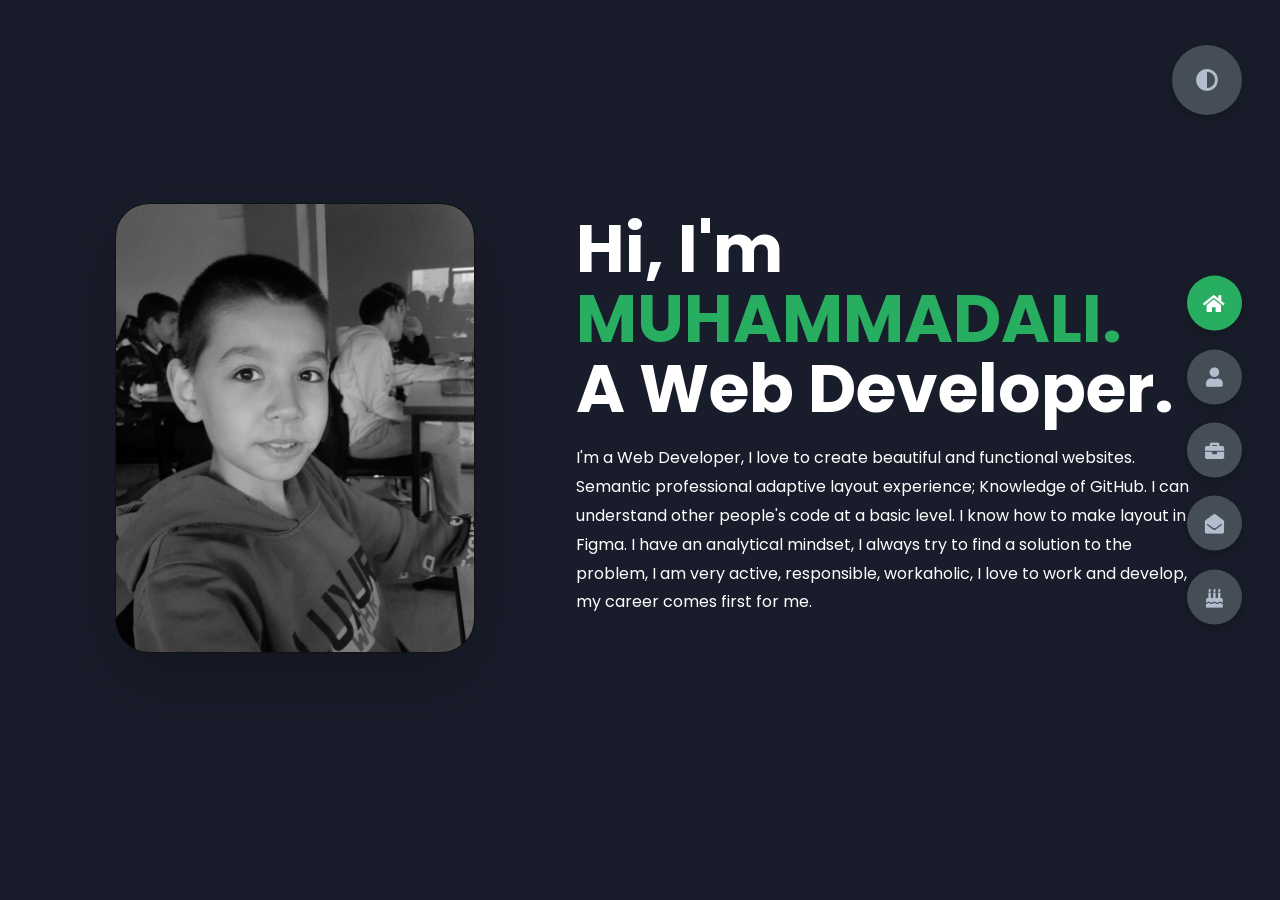
<file: index.html>
<!DOCTYPE html>
<html lang="en">
<head>
    <meta charset="UTF-8">
    <meta http-equiv="X-UA-Compatible" content="IE=edge">
    <meta name="viewport" content="width=device-width, initial-scale=1.0">
    <title>Portfolio</title>
    <link rel="stylesheet" href="styles/styles.css">
    <link rel="preconnect" href="https://fonts.googleapis.com">
    <link rel="preconnect" href="https://fonts.gstatic.com" crossorigin>
    <link rel="stylesheet" href="https://cdnjs.cloudflare.com/ajax/libs/font-awesome/5.15.4/css/all.min.css" integrity="sha512-1ycn6IcaQQ40/MKBW2W4Rhis/DbILU74C1vSrLJxCq57o941Ym01SwNsOMqvEBFlcgUa6xLiPY/NS5R+E6ztJQ==" crossorigin="anonymous" referrerpolicy="no-referrer" />
    <link href="https://fonts.googleapis.com/css2?family=Poppins:wght@400;500;600;700;800&display=swap" rel="stylesheet">
    <link rel="shortcut icon" href="[data-uri]" type="image/x-icon">
    <meta name="google-site-verification" content="ETYEgzMAFY7gzS8t1ZEzzv3Otw2aLZMDlztdmrZXCEs" />
    <meta name="google-adsense-account" content="ca-pub-2529237248060874">
</head>
<body class="main-content">
    <script async src="https://pagead2.googlesyndication.com/pagead/js/adsbygoogle.js?client=ca-pub-2529237248060874"
     crossorigin="anonymous"></script>
<!-- Объявления 1 -->
<ins class="adsbygoogle"
     style="display:block"
     data-ad-client="ca-pub-2529237248060874"
     data-ad-slot="3615140867"
     data-ad-format="auto"
     data-full-width-responsive="true"></ins>
<script>
     (adsbygoogle = window.adsbygoogle || []).push({});
</script>
    <header class="container header active" id="home">
        <div class="header-content">
            <div class="left-header">
                <div class="h-shape"></div>
                <div class="image">
                    <img src="./img/myphoto.jpg" alt="My Picture">
                </div>
            </div>
            <div class="right-header">
                <h1 class="name">
                    Hi, I'm <span>MUHAMMADALI.</span> <br>
                    A Web Developer.
                </h1>
                <p>
                    I'm a Web Developer, I love to create beautiful and functional websites.
                    Semantic professional adaptive layout experience; Knowledge of GitHub. I can understand other people's code at a basic level. I know how to make layout in Figma. I have an analytical mindset, I always try to find a solution to the problem, I am very active, responsible, workaholic, I love to work and develop, my career comes first for me.
                </p>
                <!-- <div class="btn-con">
                    <a href="./pdf/Sunnatbek Yusupov CV.docx" class="main-btn">
                        <span class="btn-text">Download CV</span>
                        <span class="btn-icon"><i class="fas fa-download"></i></span>
                    </a>
                </div> -->
            </div>
        </div>
    </header>
    <main>
        <section class="container about" id="about">
            <div class="main-title">
                <h2>About <span>me</span><span class="bg-text">my stats</span></h2>
            </div>
            <div class="about-stats">
                <h4 class="stat-title">My Skills</h4>
                <d class="progress-bars">
                    <div class="progress-bar">
                        <p class="prog-title">html5</p>
                        <div class="progress-con">
                            <p class="prog-text">90%</p>
                            <div class="progress">
                                <span class="html"></span>
                            </div>
                        </div>
                    </div>
                    <div class="progress-bar">
                        <p class="prog-title">css</p>
                        <div class="progress-con">
                            <p class="prog-text">95%</p>
                            <div class="progress">
                                <span class="css"></span>
                            </div>
                        </div>
                    </div>
                    <div class="progress-bar">
                        <p class="prog-title">scss3</p>
                        <div class="progress-con">
                            <p class="prog-text">75%</p>
                            <div class="progress">
                                <span class="js"></span>
                            </div>
                        </div>
                    </div>
                    <div class="progress-bar">
                        <p class="prog-title">Tailwind</p>
                        <div class="progress-con">
                            <p class="prog-text">75%</p>
                            <div class="progress">
                                <span class="react"></span>
                            </div>
                        </div>
                    </div>
                </div>
            </section>
            
            
            <section class="container" id="portfolio">
                <div class="main-title">
                    <h2>My <span>Portfolio</span><span class="bg-text">My Work</span></h2>
                </div>
                <p class="port-text">
                    Here is some of my work that I've done in various programming languages.
                </p>
                <div class="portfolios">
                    <div class="portfolio-item">
                        <div class="image">
                            <img src="./img/Screenshot_1.png" alt="">
                        </div>
                        <div class="hover-items">
                            <h3>Project Source</h3>
                            <div class="icons">
                                <a href="https://github.com/Muhammadali522/1-lesson" class="icon" target="_blank">
                                    <i class="fab fa-github"></i>
                                </a>
                                <a href="https://muhammadali522.github.io/1-lesson/" class="icon" target="_blank">
                                    <i class="fab fa-chrome"></i>
                                </a>
                            </div>
                        </div>
                    </div>
                    <div class="portfolio-item">
                        <div class="image">
                            <img src="./img/Screenshot_2.png" alt="">
                        </div>
                        <div class="hover-items">
                            <h3>Project Source</h3>
                            <div class="icons">
                                <a href="https://github.com/Muhammadali522/2-lesson" class="icon" target="_blank">
                                    <i class="fab fa-github"></i>
                                </a>
                                <a href="https://muhammadali522.github.io/2-lesson/" class="icon" target="_blank">
                                    <i class="fab fa-chrome"></i>
                                </a>
                            </div>
                        </div>
                    </div>
                    <div class="portfolio-item">
                        <div class="image">
                            <img src="./img/Screenshot_3.png" alt="">
                        </div>
                        <div class="hover-items">
                            <h3>Project Source</h3>
                            <div class="icons">
                                <a href="https://github.com/Muhammadali522/4-lesson" class="icon" target="_blank">
                                    <i class="fab fa-github"></i>
                                </a>
                                <a href="https://muhammadali522.github.io/4-lesson/" class="icon" target="_blank">
                                    <i class="fab fa-chrome"></i>
                                </a>
                            </div>
                        </div>
                    </div>
                    <div class="portfolio-item">
                        <div class="image">
                            <img src="./img/Screenshot_4.png" alt="">
                        </div>
                        <div class="hover-items">
                            <h3>Project Source</h3>
                            <div class="icons">
                                <a href="https://github.com/Muhammadali522/6-lesson" class="icon" target="_blank">
                                    <i class="fab fa-github"></i>
                                </a>
                                <a href="https://muhammadali522.github.io/6-lesson/" class="icon" target="_blank">
                                    <i class="fab fa-chrome"></i>
                                </a>
                            </div>
                        </div>
                    </div>
                    <div class="portfolio-item">
                        <div class="image">
                            <img src="./img/Screenshot_5.png" alt="">
                        </div>
                        <div class="hover-items">
                            <h3>Project Source</h3>
                            <div class="icons">
                                <a href="https://github.com/Muhammadali522/7-lesson" class="icon" target="_blank">
                                    <i class="fab fa-github"></i>
                                </a>
                                <a href="https://muhammadali522.github.io/7-lesson/" class="icon" target="_blank">
                                    <i class="fab fa-chrome"></i>
                                </a>
                            </div>
                        </div>
                    </div>
                    <div class="portfolio-item">
                        <div class="image">
                            <img src="./img/Screenshot_6.png" alt="">
                        </div>
                        <div class="hover-items">
                            <h3>Project Source</h3>
                            <div class="icons">
                                <a href="https://github.com/muhammadali522/8-lesson" class="icon" target="_blank">
                                    <i class="fab fa-github"></i>
                                </a>
                                <a href="https://muhammadali522.github.io/8-lesson/" class="icon" target="_blank">
                                    <i class="fab fa-chrome"></i>
                                </a>
                            </div>
                        </div>
                    </div>
                    <div class="portfolio-item">
                        <div class="image">
                            <img src="./img/Screenshot_7.png" alt="">
                        </div>
                        <div class="hover-items">
                            <h3>Project Source</h3>
                            <div class="icons">
                                <a href="https://github.com/muhammadali522/9-lesson" class="icon" target="_blank">
                                    <i class="fab fa-github"></i>
                                </a>
                                <a href="https://muhammadali522.github.io/9-lesson/" class="icon" target="_blank">
                                    <i class="fab fa-chrome"></i>
                                </a>
                            </div>
                        </div>
                    </div>
                    <div class="portfolio-item">
                        <div class="image">
                            <img src="./img/Screenshot_8.png" alt="">
                        </div>
                        <div class="hover-items">
                            <h3>Project Source</h3>
                            <div class="icons">
                                <a href="https://github.com/muhammadali522/11-lesson" class="icon" target="_blank">
                                    <i class="fab fa-github"></i>
                                </a>
                                <a href="https://muhammadali522.github.io/11-lesson/" class="icon" target="_blank">
                                    <i class="fab fa-chrome"></i>
                                </a>
                            </div>
                        </div>
                    </div>
                    <div class="portfolio-item">
                        <div class="image">
                            <img src="./img/Screenshot_9.png" alt="">
                        </div>
                        <div class="hover-items">
                            <h3>Project Source</h3>
                            <div class="icons">
                                <a href="https://github.com/muhammadali522/2.3--lesson" class="icon" target="_blank">
                                    <i class="fab fa-github"></i>
                                </a>
                                <a href="https://muhammadali522.github.io/2.3--lesson/" class="icon" target="_blank">
                                    <i class="fab fa-chrome"></i>
                                </a>
                            </div>
                        </div>
                    </div>
                    <div class="portfolio-item">
                        <div class="image">
                            <img src="img/Screenshot_10.png" alt="">
                        </div>
                        <div class="hover-items">
                            <h3>Project Source</h3>
                            <div class="icons">
                                <a href="https://github.com/muhammadali522/2.4-lesson" class="icon" target="_blank">
                                    <i class="fab fa-github"></i>
                                </a>
                                <a href="https://muhammadali522.github.io/2.4-lesson/" class="icon" target="_blank">
                                    <i class="fab fa-chrome"></i>
                                </a>
                            </div>
                        </div>
                    </div>
                    
                    <div class="portfolio-item">
                        <div class="image">
                            <img src="./img/Screenshot_11.png" alt="">
                        </div>
                        <div class="hover-items">
                            <h3>Project Source</h3>
                            <div class="icons">
                                <a href="https://github.com/muhammadali522/2.7-lesson" class="icon" target="_blank">
                                    <i class="fab fa-github"></i>
                                </a>
                                <a href="https://muhammadali522.github.io/2.7-lesson/" class="icon" target="_blank">
                                    <i class="fab fa-chrome"></i>
                                </a>
                            </div>
                        </div>
                    </div>
                    
                    <div class="portfolio-item">
                        <div class="image">
                            <img src="./img/Screenshot_12.png" alt="">
                        </div>
                        <div class="hover-items">
                            <h3>Project Source</h3>
                            <div class="icons">
                                <a href="https://github.com/muhammadali522/2.9-lesson" class="icon" target="_blank">
                                    <i class="fab fa-github"></i>
                                </a>
                                <a href="https://muhammadali522.github.io/2.9-lesson/" class="icon" target="_blank">
                                    <i class="fab fa-chrome"></i>
                                </a>
                            </div>
                        </div>
                    </div>
                    
                    <div class="portfolio-item">
                        <div class="image">
                            <img src="./img/Screenshot_13.png" alt="">
                        </div>
                        <div class="hover-items">
                            <h3>Project Source</h3>
                            <div class="icons">
                                <a href="https://github.com/muhammadali522/2.11-lesson" class="icon" target="_blank">
                                    <i class="fab fa-github"></i>
                                </a>
                                <a href="https://muhammadali522.github.io/2.11-lesson/" class="icon" target="_blank">
                                    <i class="fab fa-chrome"></i>
                                </a>
                            </div>
                        </div>
                    </div>
                    
                    <div class="portfolio-item">
                        <div class="image">
                            <img src="./img/Screenshot_14.png" alt="">
                        </div>
                        <div class="hover-items">
                            <h3>Project Source</h3>
                            <div class="icons">
                                <a href="https://github.com/BotirovAli15/1-vazifa" class="icon" target="_blank">
                                    <i class="fab fa-github"></i>
                                </a>
                                <a href="https://botirovali15.github.io/1-vazifa/" class="icon" target="_blank">
                                    <i class="fab fa-chrome"></i>
                                </a>
                            </div>
                        </div>
                    </div> 
                    
                    <div class="portfolio-item">
                        <div class="image">
                            <img src="./img/Screenshot_15.png" alt="">
                        </div>
                        <div class="hover-items">
                            <h3>Project Source</h3>
                            <div class="icons">
                                <a href="https://github.com/BotirovAli15/2-vazifa" class="icon" target="_blank">
                                    <i class="fab fa-github"></i>
                                </a>
                                <a href="https://botirovali15.github.io/2-vazifa/" class="icon" target="_blank">
                                    <i class="fab fa-chrome"></i>
                                </a>
                            </div>
                        </div>
                    </div> 
                    
                    <div class="portfolio-item">
                        <div class="image">
                            <img src="./img/Screenshot_16.png" alt="">
                        </div>
                        <div class="hover-items">
                            <h3>Project Source</h3>
                            <div class="icons">
                                <a href="https://github.com/BotirovAli15/3-vazifa" class="icon" target="_blank">
                                    <i class="fab fa-github"></i>
                                </a>
                                <a href="https://botirovali15.github.io/3-vazifa/" class="icon" target="_blank">
                                    <i class="fab fa-chrome"></i>
                                </a>
                            </div>
                        </div>
                    </div> 
                    
                    <div class="portfolio-item">
                        <div class="image">
                            <img src="./img/Screenshot_17.png" alt="">
                        </div>
                        <div class="hover-items">
                            <h3>Project Source</h3>
                            <div class="icons">
                                <a href="https://github.com/BotirovAli15/4-vazifa" class="icon" target="_blank">
                                    <i class="fab fa-github"></i>
                                </a>
                                <a href="https://botirovali15.github.io/4-vazifa/" class="icon" target="_blank">
                                    <i class="fab fa-chrome"></i>
                                </a>
                            </div>
                        </div>
                    </div> 
                    
                    <div class="portfolio-item">
                        <div class="image">
                            <img src="./img/Screenshot_18.png" alt="">
                        </div>
                        <div class="hover-items">
                            <h3>Project Source</h3>
                            <div class="icons">
                                <a href="https://github.com/BotirovAli15/5-vazifa" class="icon" target="_blank">
                                    <i class="fab fa-github"></i>
                                </a>
                                <a href="https://botirovali15.github.io/5-vazifa/" class="icon" target="_blank">
                                    <i class="fab fa-chrome"></i>
                                </a>
                            </div>
                        </div>
                    </div> 
                    
                    <div class="portfolio-item">
                        <div class="image">
                            <img src="./img/Screenshot_19.png" alt="">
                        </div>
                        <div class="hover-items">
                            <h3>Project Source</h3>
                            <div class="icons">
                                <a href="https://github.com/BotirovAli15/6-vazifa" class="icon" target="_blank">
                                    <i class="fab fa-github"></i>
                                </a>
                                <a href="https://botirovali15.github.io/6-vazifa/" class="icon" target="_blank">
                                    <i class="fab fa-chrome"></i>
                                </a>
                            </div>
                        </div>
                    </div> 
                    
                    <div class="portfolio-item">
                        <div class="image">
                            <img src="./img/Screenshot_20.png" alt="">
                        </div>
                        <div class="hover-items">
                            <h3>Project Source</h3>
                            <div class="icons">
                                <a href="https://github.com/BotirovAli15/7-vazifa" class="icon" target="_blank">
                                    <i class="fab fa-github"></i>
                                </a>
                                <a href="https://botirovali15.github.io/7-vazifa/" class="icon" target="_blank">
                                    <i class="fab fa-chrome"></i>
                                </a>
                            </div>
                        </div>
                    </div> 
                    
                    <div class="portfolio-item">
                        <div class="image">
                            <img src="./img/Screenshot_21.png" alt="">
                        </div>
                        <div class="hover-items">
                            <h3>Project Source</h3>
                            <div class="icons">
                                <a href="https://github.com/BotirovAli15/8-vazifa" class="icon" target="_blank">
                                    <i class="fab fa-github"></i>
                                </a>
                                <a href="https://botirovali15.github.io/8-vazifa/" class="icon" target="_blank">
                                    <i class="fab fa-chrome"></i>
                                </a>
                            </div>
                        </div>
                    </div> 
                    
                    <div class="portfolio-item">
                        <div class="image">
                            <img src="./img/Screenshot_22.png" alt="">
                        </div>
                        <div class="hover-items">
                            <h3>Project Source</h3>
                            <div class="icons">
                                <a href="https://github.com/BotirovAli15/9-vazifa" class="icon" target="_blank">
                                    <i class="fab fa-github"></i>
                                </a>
                                <a href="https://botirovali15.github.io/9-vazifa/" class="icon" target="_blank">
                                    <i class="fab fa-chrome"></i>
                                </a>
                            </div>
                        </div>
                    </div> 
                    
                    <div class="portfolio-item">
                        <div class="image">
                            <img src="./img/Screenshot_23.png" alt="">
                        </div>
                        <div class="hover-items">
                            <h3>Project Source</h3>
                            <div class="icons">
                                <a href="https://github.com/BotirovAli15/10-vazifa" class="icon" target="_blank">
                                    <i class="fab fa-github"></i>
                                </a>
                                <a href="https://botirovali15.github.io/10-vazifa/" class="icon" target="_blank">
                                    <i class="fab fa-chrome"></i>
                                </a>
                            </div>
                        </div>
                    </div> 
                    
                    <div class="portfolio-item">
                        <div class="image">
                            <img src="./img/Screenshot_24.png" alt="">
                        </div>
                        <div class="hover-items">
                            <h3>Project Source</h3>
                            <div class="icons">
                                <a href="https://github.com/BotirovAli15/11-vazifa" class="icon" target="_blank">
                                    <i class="fab fa-github"></i>
                                </a>
                                <a href="https://botirovali15.github.io/11-vazifa/" class="icon" target="_blank">
                                    <i class="fab fa-chrome"></i>
                                </a>
                            </div>
                        </div>
                    </div> 
                    
                    <div class="portfolio-item">
                        <div class="image">
                            <img src="./img/Screenshot_25.png" alt="">
                        </div>
                        <div class="hover-items">
                            <h3>Project Source</h3>
                            <div class="icons">
                                <a href="https://github.com/BotirovAli15/12-vazifa" class="icon" target="_blank">
                                    <i class="fab fa-github"></i>
                                </a>
                                <a href="https://botirovali15.github.io/12-vazifa/" class="icon" target="_blank">
                                    <i class="fab fa-chrome"></i>
                                </a>
                            </div>
                        </div>
                    </div> 
                    
                    <div class="portfolio-item">
                        <div class="image">
                            <img src="./img/Screenshot_26.png" alt="">
                        </div>
                        <div class="hover-items">
                            <h3>Project Source</h3>
                            <div class="icons">
                                <a href="https://github.com/BotirovAli15/13-vazifa" class="icon" target="_blank">
                                    <i class="fab fa-github"></i>
                                </a>
                                <a href="https://botirovali15.github.io/13-vazifa/" class="icon" target="_blank">
                                    <i class="fab fa-chrome"></i>
                                </a>
                            </div>
                        </div>
                    </div> 
                    
                    <div class="portfolio-item">
                        <div class="image">
                            <img src="./img/Screenshot_27.png" alt="">
                        </div>
                        <div class="hover-items">
                            <h3>Project Source</h3>
                            <div class="icons">
                                <a href="https://github.com/BotirovAli15/14-vazifa" class="icon" target="_blank">
                                    <i class="fab fa-github"></i>
                                </a>
                                <a href="https://botirovali15.github.io/14-vazifa/" class="icon" target="_blank">
                                    <i class="fab fa-chrome"></i>
                                </a>
                            </div>
                        </div>
                    </div> 
                    
                    <div class="portfolio-item">
                        <div class="image">
                            <img src="./img/Screenshot_28.png" alt="">
                        </div>
                        <div class="hover-items">
                            <h3>Project Source</h3>
                            <div class="icons">
                                <a href="https://github.com/Muhammadali522/my-portfolio" class="icon" target="_blank">
                                    <i class="fab fa-github"></i>
                                </a>
                                <a href="https://Muhammadali522.github.io/my-portfolio/" class="icon" target="_blank">
                                    <i class="fab fa-chrome"></i>
                                </a>
                            </div>
                        </div>
                    </div> 
                    
                    <!-- <div class="portfolio-item">
                        <div class="image">
                            <img src="./img/Screenshot_14.png" alt="">
                        </div>
                        <div class="hover-items">
                            <h3>Project Source</h3>
                            <div class="icons">
                                <a href="https://github.com/BotirovAli15/1-vazifa" class="icon" target="_blank">
                                    <i class="fab fa-github"></i>
                                </a>
                                <a href="https://botirovali15.github.io/1-vazifa/" class="icon" target="_blank">
                                    <i class="fab fa-chrome"></i>
                                </a>
                            </div>
                        </div>
                    </div> -->
                    
                </div>
            </section>
            
            <section class="container contact" id="contact">
                <div class="contact-container">
                    <div class="main-title margin-conttact">
                        <h2>Contact <span>Me</span><span class="bg-text"></span></h2>
                    </div>
                    <div class="contact-content-con">
                        <div class="left-contact">
                            <h4>Contact me here</h4>
                            <div class="contact-info">
                                <div class="contact-item">
                                    <div class="icon">
                                        <i class="fas fa-map-marker-alt"></i>
                                        <span>Location</span>
                                    </div>
                                    <a class="infor-hovers" href="https://maps.app.goo.gl/4VWkxbUds1mUVaJv6" target="_blank">
                                        : Tashkent , Uzbekistan
                                    </a>
                                </div>
                                <div class="contact-item">
                                    <div class="icon">
                                        <i class="fas fa-envelope"></i>
                                        <span>Email</span>
                                    </div>
                                    <p>
                                        <a class="infor-hovers" href="mailto:muhammadaliakmal522@gmail.com" target="_blank">: muhammadaliakmal522</a>
                                    </p>
                                </div>
                                <div class="contact-item">
                                    <div class="icon">
                                        <i class="fas fa-user-graduate"></i>
                                        <span>Education</span>
                                    </div>
                                    <p>
                                        <a  class="infor-hovers" href="https://marsit.uz/" target="_blank">: Mars IT School </a>
                                    </p>
                                </div>
                                <div class="contact-item">
                                    <div class="icon">
                                        <i class="fas fa-user-graduate"></i>
                                        <span>Mobile Number</span>
                                    </div>
                                    <p>
                                        <a  class="infor-hovers" href="tel:+998950057404" target="_blank">: +998 95 005-74-04</a>
                                    </p>
                                </div>
                                <div class="contact-item">
                                    <div class="icon">
                                        <i class="fas fa-globe-africa"></i>
                                        <span>Languages</span>
                                    </div>
                                    <p>
                                        <span>: Uzbek , English, Russian</span>
                                    </p>
                                </div>
                            </div>
                            <div class="contact-icons">
                                <div class="contact-icon">
                                    <a href="https://t.me/BotirovAli15" target="blank">
                                        <i class="fab fa-telegram"></i>
                                    </a>
                                    <a href="https://github.com/Muhammadali522" target="blank">
                                        <i class="fab fa-github"></i>
                                    </a>
                                    <a href="https://github.com/BotirovAli15" target="blank">
                                        <i class="fab fa-github"></i>
                                    </a>
                                </div>
                            </div>
                        </div>
                        <div class="right-contact">
                            <form action="#" class="contact-form">
                                <div class="input-control i-c-2">
                                    <input type="text" name="name" required placeholder="YOUR NAME">
                                    <input type="email" name="email" required placeholder="YOUR EMAIL">
                                </div>
                                <div class="input-control">
                                    <input type="text" name="subject" required placeholder="ENTER SUBJECT">
                                </div>
                                <div class="input-control">
                                    <textarea name="message" id="message" cols="15" rows="8" required placeholder="Message Here..."></textarea>
                                </div>
                                <button class="newBtn" type="submit">Submit</button>
                            </form>
                        </div>
                    </div>
                </div>
            </section>
        </main>
        
        
        <footer>
            <div class="controls">
                <div class="control active-btn" data-id="home" >
                    <i class="fas fa-home"></i>
                </div>
                <div class="control" data-id="about">
                    <i class="fas fa-user"></i>
                </div>
                <div class="control" data-id="portfolio">
                    <i class="fas fa-briefcase"></i>
                </div>
                <div class="control" data-id="contact">
                    <i class="fas fa-envelope-open"></i>
                </div>
            </div>
            <div class="theme-btn">
                <i class="fas fa-adjust"></i>
            </div>
        </footer>
        
        <script src="app.js"></script>
    </body>
    </html>
</file>
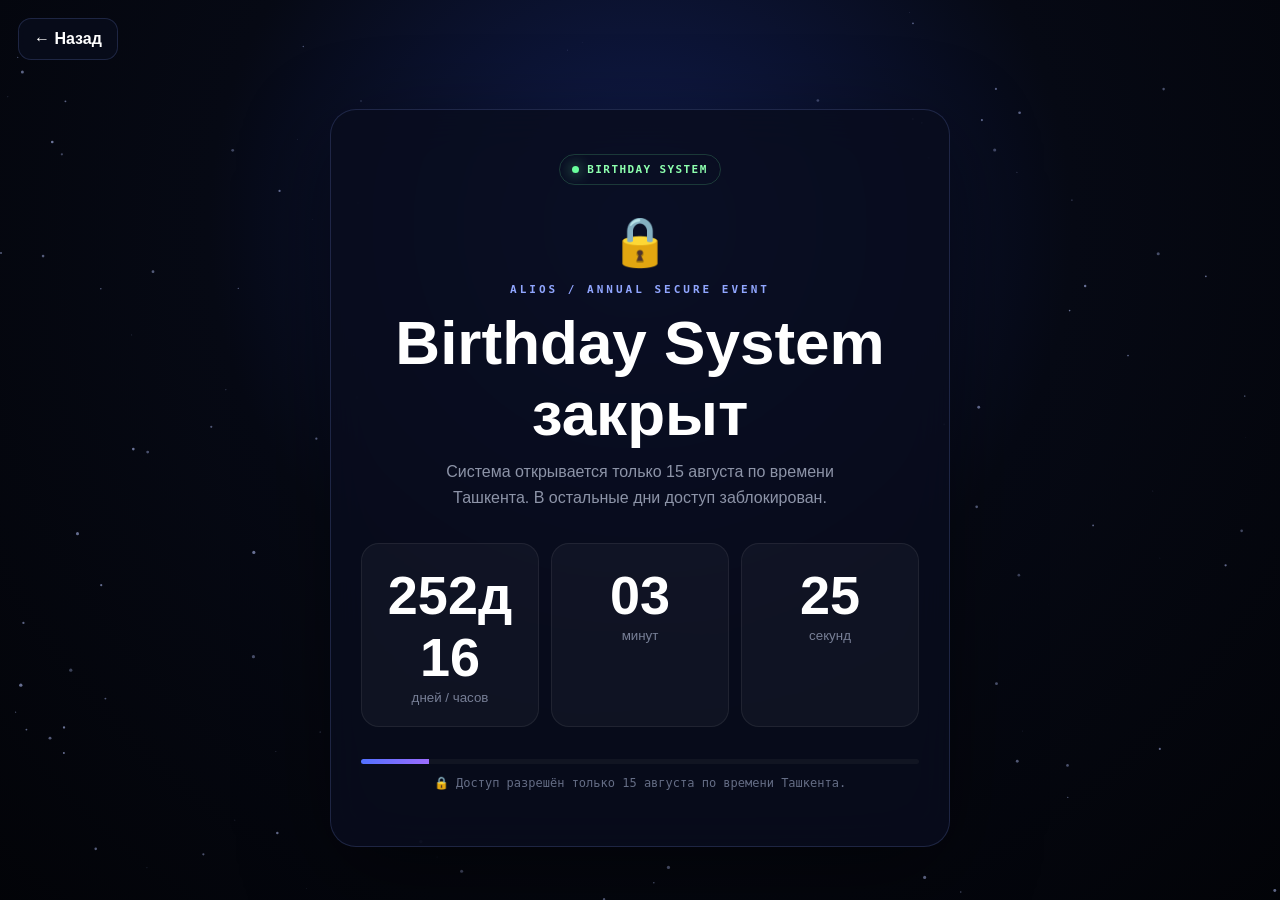
<file: birthday/index.html>
<!DOCTYPE html><html lang="ru"><head><meta charset="UTF-8"><meta name="viewport" content="width=device-width,initial-scale=1.0,viewport-fit=cover"><meta name="theme-color" content="#03050a"><meta http-equiv="Cache-Control" content="no-cache, no-store, must-revalidate"><meta http-equiv="Pragma" content="no-cache"><meta http-equiv="Expires" content="0"><title>Muhammadali • Birthday System</title><link rel="stylesheet" href="main.css?v=20260815-2"></head><body><canvas id="backgroundCanvas" aria-hidden="true"></canvas><nav class="system-nav"><a class="nav-pill no-select" href="../?v=20260815-2">← Назад</a></nav><div id="devIndicator" class="dev-indicator hidden">DEV MODE • ON</div><main id="lockedScreen" class="screen"><section class="glass-card lock-card"><div class="status-chip"><span class="dot"></span> BIRTHDAY SYSTEM</div><button id="lockEgg" class="lock-icon no-select" type="button" aria-label="Замок">🔒</button><p class="eyebrow">ALIOS / ANNUAL SECURE EVENT</p><h1>Birthday System закрыт</h1><p class="muted">Система открывается только 15 августа по времени Ташкента. В остальные дни доступ заблокирован.</p><div class="countdown"><div><span id="hours">00</span><small>дней / часов</small></div><div><span id="minutes">00</span><small>минут</small></div><div><span id="seconds">00</span><small>секунд</small></div></div><div class="progress"><div id="progressBar"></div></div><p id="lockStatus" class="tiny">Проверка времени системы...</p></section></main><main id="birthdayScreen" class="screen hidden"><canvas id="confetti"></canvas><section class="birthday-content"><p class="access">ACCESS GRANTED • AUGUST 15</p><button id="ageButton" class="age no-select" type="button">14</button><p class="hint no-select">Birthday System 14.0</p><h1 class="birthday-title no-select">С ДНЁМ РОЖДЕНИЯ,<span>МУХАММАДАЛИ!</span></h1><p class="lead">Birthday System <b>14.0</b> активен.</p><section class="terminal glass-card interactive-terminal"><div class="terminal-top"><span></span><span></span><span></span><b>alios@birthday:~</b></div><pre id="terminalText"></pre><div id="terminalHistory" class="terminal-history"></div><form id="terminalForm" class="terminal-input-row" autocomplete="off"><label>alios@muhammadali522:~$</label><input id="terminalInput" aria-label="AliOS terminal command" spellcheck="false" placeholder="help"/><button type="submit">↵</button></form></section><div class="actions"><button id="surpriseButton" class="primary-btn" type="button">Открыть подарок 🎁</button><button id="missionButton" class="ghost-btn" type="button">Mission 14 🚀</button></div><section id="secret" class="glass-card secret hidden"><p class="eyebrow">PERSONAL MESSAGE</p><h2>Новый уровень открыт.</h2><p>Продолжай создавать проекты, понимать код глубже и доводить идеи до работающего результата.</p><div class="badges"><span>💻 CODE</span><span>🧠 IDEAS</span><span>🛠 BUILD</span><span>🚀 LEVEL 14</span></div></section><section id="missionPanel" class="glass-card mission hidden"><p class="eyebrow">MISSION 14</p><h2>Четыре задания</h2><div class="mission-grid"><article><b>01</b><span>Сделать проект, которым будешь пользоваться.</span></article><article><b>02</b><span>Глубже изучить новую технологию.</span></article><article><b>03</b><span>Довести большой проект до версии 1.0.</span></article><article><b>04</b><span>15.08.2027 сравнить свой новый уровень.</span></article></div></section><section id="easterEgg" class="easter-egg hidden"><div class="easter-window"><p class="eyebrow">HIDDEN MODULE FOUND</p><h2>AliOS Birthday System v14.0</h2><div class="boot-list"><span>CORE .............. ONLINE</span><span>CREATIVITY ........ 100%</span><span>CURIOSITY .......... 100%</span><span>CODING MODE ........ ENABLED</span><span>NEW LEVEL .......... UNLOCKED</span></div><button id="closeEgg" class="primary-btn" type="button">Закрыть модуль</button></div></section><footer>15.08.2012 • ANNUAL ACCESS</footer></section></main><script src="main.js?v=20260815-2"></script></body></html>
</file>
<file: styles/styles.css>
* {
  margin: 0;
  padding: 0;
  box-sizing: border-box;
  list-style: none;
}

:root {
  --color-primary: #191d2b;
  --color-secondary: #27AE60;
  --color-white: #FFFFFF;
  --color-black: #000;
  --color-grey0: #f8f8f8;
  --color-grey-1: #dbe1e8;
  --color-grey-2: #b2becd;
  --color-grey-3: #6c7983;
  --color-grey-4: #454e56;
  --color-grey-5: #2a2e35;
  --color-grey-6: #12181b;
  --br-sm-2: 14px;
  --box-shadow-1: 0 3px 15px rgba(0,0,0,.3);
}

.light-mode {
  --color-primary: #FFFFFF;
  --color-secondary: #F56692;
  --color-white: #454e56;
  --color-black: #000;
  --color-grey0: #f8f8f8;
  --color-grey-1: #6c7983;
  --color-grey-2: #6c7983;
  --color-grey-3: #6c7983;
  --color-grey-4: #454e56;
  --color-grey-5: #f8f8f8;
  --color-grey-6: #12181b;
}

body {
  background-color: var(--color-primary);
  font-family: "Poppins", sans-serif;
  font-size: 16px;
  color: var(--color-white);
  transition: all 0.4s ease-in-out;
}

a {
  display: inline-block;
  text-decoration: none;
  color: inherit;
  font-family: inherit;
}

header {
  min-height: 100vh;
  color: var(--color-white);
  overflow: hidden;
  padding: 0 !important;
}

section {
  min-height: 100vh;
  width: 100%;
  position: absolute;
  left: 0;
  top: 0;
  padding: 3rem 18rem;
}

.container {
  display: none;
  transform: translateY(-100%) scale(0);
  transition: all 0.4s ease-in-out;
  background-color: var(--color-primary);
}

.active {
  display: block;
  animation: appear 1s ease-in-out;
  transform: translateY(0) scaleY(1);
}
@keyframes appear {
  0% {
    transform: translateY(-100%) scaleY(0);
  }
  100% {
    transform: translateY(0) scaleY(1);
  }
}

.controls {
  position: fixed;
  z-index: 10;
  top: 50%;
  right: 3%;
  display: flex;
  flex-direction: column;
  align-items: center;
  justify-content: center;
  transform: translateY(-50%);
}
.controls .control {
  padding: 1rem;
  cursor: pointer;
  background-color: var(--color-grey-4);
  width: 55px;
  height: 55px;
  border-radius: 50%;
  display: flex;
  justify-content: center;
  align-items: center;
  margin: 0.7rem 0;
  box-shadow: var(--box-shadow-1);
}
.controls .control i {
  font-size: 1.2rem;
  color: var(--color-grey-2);
  pointer-events: none;
}
.controls .active-btn {
  background-color: var(--color-secondary);
  transition: all 0.4s ease-in-out;
}
.controls .active-btn i {
  color: var(--color-white);
}

.theme-btn {
  top: 5%;
  right: 3%;
  width: 70px;
  height: 70px;
  border-radius: 50%;
  background-color: var(--color-grey-4);
  cursor: pointer;
  position: fixed;
  display: flex;
  justify-content: center;
  align-items: center;
  box-shadow: 0 3px 15px rgba(0, 0, 0, 0.3);
  transition: all 0.1s ease-in-out;
}
.theme-btn:active {
  transform: translateY(-3px);
}
.theme-btn i {
  font-size: 1.4rem;
  color: var(--color-grey-2);
  pointer-events: none;
}

/*Header-content*/
.header-content {
  display: grid;
  grid-template-columns: repeat(2, 1fr);
  min-height: 100vh;
}
.header-content .left-header {
  display: flex;
  align-items: center;
  position: relative;
}
.header-content .left-header .h-shape {
  transition: all 0.4s ease-in-out;
  width: 65%;
  height: 100%;
  background-color: var(--color-secondary);
  position: absolute;
  left: 0;
  top: 0;
  z-index: -1;
  -webkit-clip-path: polygon(0 0, 46% 0, 79% 100%, 0% 100%);
          clip-path: polygon(0 0, 46% 0, 79% 100%, 0% 100%);
}
.header-content .left-header .image {
  border-radius: var(--br-sm-2);
  height: 90%;
  width: 68%;
  margin-left: 4rem;
  background-color: var(--color-black);
  transition: all 0.4s ease-in-out;
}
.header-content .left-header .image img {
  width: 100%;
  height: 100%;
  -o-object-fit: cover;
     object-fit: cover;
  transition: all 0.4s ease-in-out;
  filter: grayscale(100%);
}
.header-content .left-header .image img:hover {
  filter: grayscale(0);
}
.header-content .right-header {
  display: flex;
  flex-direction: column;
  justify-content: center;
  padding-right: 18rem;
}
.header-content .right-header .name {
  font-size: 3rem;
}
.header-content .right-header .name span {
  color: var(--color-secondary);
}
.header-content .right-header p {
  margin: 1.5rem 0;
  line-height: 2rem;
}

/*About*/
.about-container {
  display: grid;
  grid-template-columns: repeat(2, 1fr);
  padding-top: 3.5rem;
  padding-bottom: 5rem;
}
.about-container .right-about {
  display: grid;
  grid-template-columns: repeat(2, 1fr);
  grid-gap: 2rem;
}
.about-container .right-about .about-item {
  border: 1px solid var(--color-grey-5);
  border-radius: 5px;
  transition: all 0.4s ease-in-out;
  box-shadow: 1px 2px 15px rgba(0, 0, 0, 0.1);
}
.about-container .right-about .about-item:hover {
  cursor: default;
  transform: translateY(-5px);
  border: 1px solid var(--color-secondary);
  box-shadow: 1px 4px 15px rgba(0, 0, 0, 0.32);
}
.about-container .right-about .about-item .abt-text {
  padding: 1.5rem;
  display: flex;
  flex-direction: column;
}
.about-container .right-about .about-item .abt-text .large-text {
  font-size: 3rem;
  font-weight: 700;
  color: var(--color-secondary);
}
.about-container .right-about .about-item .abt-text .small-text {
  padding-left: 3rem;
  position: relative;
  text-transform: uppercase;
  font-size: 1.2rem;
  color: var(--color-grey-1);
  letter-spacing: 2px;
}
.about-container .right-about .about-item .abt-text .small-text::before {
  content: "";
  position: absolute;
  left: 0;
  top: 15px;
  width: 2rem;
  height: 2px;
  background-color: var(--color-grey-5);
}
.about-container .left-about {
  padding-right: 5rem;
}
.about-container .left-about p {
  line-height: 2rem;
  padding: 1rem;
  color: var(--color-grey-1);
}
.about-container .left-about h4 {
  font-size: 2rem;
  text-transform: uppercase;
}

.about-stats {
  padding-bottom: 4rem;
}
.about-stats .progress-bars {
  display: grid;
  grid-template-columns: repeat(2, 1fr);
  grid-gap: 2rem;
}
.about-stats .progress-bars .progress-bar {
  display: flex;
  flex-direction: column;
}
.about-stats .progress-bars .progress-bar .prog-title {
  text-transform: uppercase;
  font-weight: 500;
}
.about-stats .progress-bars .progress-bar .progress-con {
  display: flex;
  align-items: center;
}
.about-stats .progress-bars .progress-bar .progress-con .prog-text {
  color: var(--color-grey-2);
}
.about-stats .progress-bars .progress-bar .progress-con .progress {
  width: 100%;
  height: 0.45rem;
  background-color: var(--color-grey-4);
  margin-left: 1rem;
  position: relative;
}
.about-stats .progress-bars .progress-bar .progress-con .progress span {
  position: absolute;
  top: 0;
  left: 0;
  height: 100%;
  background-color: var(--color-secondary);
  transition: all 0.4s ease-in-out;
  width: 60%;
}
.about-stats .progress-bars .progress-bar .progress-con .progress .html {
  width: 80%;
}
.about-stats .progress-bars .progress-bar .progress-con .progress .css {
  width: 95%;
}
.about-stats .progress-bars .progress-bar .progress-con .progress .js {
  width: 75%;
}
.about-stats .progress-bars .progress-bar .progress-con .progress .react {
  width: 60%;
}
.about-stats .progress-bars .progress-bar .progress-con .progress .node {
  width: 87%;
}
.about-stats .progress-bars .progress-bar .progress-con .progress .python {
  width: 70%;
}

.stat-title {
  text-transform: uppercase;
  font-size: 1.4rem;
  text-align: center;
  padding: 3.5rem 0;
  position: relative;
}
.stat-title::before {
  content: "";
  position: absolute;
  left: 50%;
  top: 0;
  width: 40%;
  height: 1px;
  background-color: var(--color-grey-5);
  transform: translateX(-50%);
}

/*Timeline*/
.timeline {
  display: grid;
  grid-template-columns: repeat(2, 1fr);
  grid-gap: 2rem;
  padding-bottom: 3rem;
}
.timeline .timeline-item {
  position: relative;
  padding-left: 3rem;
  border-left: 1px solid var(--color-grey-5);
}
.timeline .timeline-item .tl-icon {
  position: absolute;
  left: -27px;
  top: 0;
  background-color: var(--color-secondary);
  width: 50px;
  height: 50px;
  border-radius: 50%;
  display: flex;
  align-items: center;
  justify-content: center;
}
.timeline .timeline-item .tl-icon i {
  font-size: 1.3rem;
}
.timeline .timeline-item .tl-duration {
  padding: 0.2rem 0.6rem;
  background-color: var(--color-grey-5);
  border-radius: 15px;
  display: inline-block;
  font-size: 0.8rem;
  text-transform: uppercase;
  font-weight: 500;
}
.timeline .timeline-item h5 {
  padding: 1rem 0;
  text-transform: uppercase;
  font-size: 1.3rem;
  font-weight: 600;
}
.timeline .timeline-item h5 span {
  color: var(--color-grey-2);
  font-weight: 500;
  font-size: 1.2rem;
}
.timeline .timeline-item p {
  color: var(--color-grey-2);
}

.port-text {
  font-weight: 900;
  color: var(--color-secondary);
  padding: 2rem 0;
  text-align: center;
}

.portfolios {
  display: grid;
  grid-template-columns: repeat(3, 1fr);
  grid-gap: 2rem;
  margin-top: 3rem;
}
.portfolios .portfolio-item {
  position: relative;
  border-radius: 15px;
}
.portfolios .portfolio-item img {
  width: 100%;
  height: 145px;
  -o-object-fit: cover;
     object-fit: cover;
  border-radius: 15px;
}
.portfolios .portfolio-item .hover-items {
  width: 100%;
  height: 100%;
  -webkit-backdrop-filter: blur(20px);
          backdrop-filter: blur(20px);
  position: absolute;
  left: 0;
  top: 0;
  border-radius: 15px;
  display: flex;
  justify-content: center;
  align-items: center;
  flex-direction: column;
  opacity: 0;
  transform: scale(0);
  transition: all 0.4s ease-in-out;
}
.portfolios .portfolio-item .hover-items h3 {
  font-size: 1.5rem;
  color: var(--color-white);
  margin-bottom: 1.5rem;
}
.portfolios .portfolio-item .hover-items .icons {
  display: flex;
  justify-content: center;
  align-items: center;
}
.portfolios .portfolio-item .hover-items .icons .icon {
  background-color: var(--color-primary);
  border-radius: 50%;
  width: 50px;
  height: 50px;
  display: flex;
  align-items: center;
  justify-content: center;
  margin: 0 1rem;
  cursor: pointer;
  transition: all 0.4s ease-in-out;
}
.portfolios .portfolio-item .hover-items .icons .icon i {
  font-size: 1.5rem;
  color: var(--color-white);
  margin: 0 1rem;
}
.portfolios .portfolio-item .hover-items .icons .icon:hover {
  background-color: var(--color-white);
}
.portfolios .portfolio-item .hover-items .icons .icon:hover i {
  color: var(--color-primary);
}

.portfolio-item:hover .hover-items {
  opacity: 1;
  transform: scale(1);
}

.blogs {
  display: grid;
  grid-template-columns: repeat(3, 1fr);
  grid-gap: 2rem;
  margin-top: 3rem;
}
.blogs .blog {
  position: relative;
  background-color: var(--color-grey-5);
  border-radius: 5px;
  box-shadow: 1px 1px 20px rgba(0, 0, 0, 0.1);
  transition: all 0.4s ease-in-out;
}
.blogs .blog:hover {
  box-shadow: 1px 1px 20px rgba(0, 0, 0, 0.3);
  transform: translateY(-5px);
  transition: all 0.4s ease-in-out;
}
.blogs .blog:hover img {
  filter: grayscale(0);
  transform: scale(1.1);
  box-shadow: 0px 4px 15px rgba(0, 0, 0, 0.8);
}
.blogs .blog img {
  width: 100%;
  height: 300px;
  -o-object-fit: cover;
     object-fit: cover;
  border-top-left-radius: 5px;
  border-top-right-radius: 5px;
  filter: grayscale(100%);
  transition: all 0.4s ease-in-out;
}
.blogs .blog .blog-text {
  margin-top: -7px;
  padding: 1.1rem;
  border-top: 8px solid var(--color-secondary);
}
.blogs .blog .blog-text h4 {
  font-size: 1.5rem;
  margin-bottom: 0.7rem;
  transition: all 0.4s ease-in-out;
  cursor: pointer;
}
.blogs .blog .blog-text h4:hover {
  color: var(--color-secondary);
}
.blogs .blog .blog-text p {
  color: var(--color-grey-2);
  line-height: 2rem;
  padding-bottom: 1rem;
}

.contact-content-con {
  display: flex;
  padding-top: 3.5rem;
}
.contact-content-con .left-contact {
  flex: 2;
}
.contact-content-con .left-contact h4 {
  margin-top: 1rem;
  font-size: 2rem;
  text-transform: uppercase;
}
.contact-content-con .left-contact p {
  margin: 1rem 0;
  line-height: 2rem;
}
.contact-content-con .left-contact .contact-info .contact-item {
  display: flex;
  align-items: center;
  justify-content: space-between;
}
.contact-content-con .left-contact .contact-info .contact-item p {
  margin: 0.3rem 0 !important;
  padding: 0 !important;
}
.contact-content-con .left-contact .contact-info .contact-item .icon {
  display: grid;
  grid-template-columns: 40px 1fr;
}
.contact-content-con .left-contact .contact-info .contact-item .icon i {
  display: flex;
  align-items: center;
  font-size: 1.3rem;
}
.contact-content-con .left-contact .contact-icon {
  display: flex;
  margin-top: 2rem;
}
.contact-content-con .left-contact .contact-icon a {
  display: flex;
  align-items: center;
  color: var(--color-white);
  background-color: var(--color-grey-5);
  cursor: pointer;
  justify-content: center;
  width: 50px;
  height: 50px;
  border-radius: 50%;
  margin: 0 0.4rem;
  transition: all 0.4s ease-in-out;
}
.contact-content-con .left-contact .contact-icon a:hover {
  background-color: var(--color-secondary);
}
.contact-content-con .left-contact .contact-icon a:hover i {
  color: var(--color-primary);
}
.contact-content-con .left-contact .contact-icon a i {
  display: flex;
  align-items: center;
  justify-content: center;
  font-size: 1.3rem;
}
.contact-content-con .right-contact {
  flex: 3;
  margin-left: 3rem;
}
.contact-content-con .right-contact .input-control {
  margin: 1rem 0;
}
.contact-content-con .right-contact .input-control input, .contact-content-con .right-contact .input-control textarea {
  border-radius: 30px;
  font-weight: inherit;
  font-size: inherit;
  font-family: inherit;
  padding: 0.8rem 1.1rem;
  outline: none;
  border: none;
  background-color: var(--color-grey-5);
  width: 100%;
  color: var(--color-white);
  resize: none;
}
.contact-content-con .right-contact .i-c-2 {
  display: flex;
}
.contact-content-con .right-contact .i-c-2 :last-child {
  margin-left: 1.5rem;
}
.contact-content-con .right-contact .submit-btn {
  display: flex;
  justify-content: flex-start;
}

/*Independed components*/
.btn-con {
  display: flex;
  align-self: flex-start;
}

.main-btn {
  border-radius: 30px;
  color: inherit;
  font-weight: 600;
  position: relative;
  border: 1px solid var(--color-secondary);
  display: flex;
  align-self: flex-start;
  align-items: center;
  overflow: hidden;
}
.main-btn .btn-text {
  padding: 0 2rem;
}
.main-btn .btn-icon {
  background-color: var(--color-secondary);
  display: flex;
  align-items: center;
  justify-content: center;
  border-radius: 50%;
  padding: 1rem;
}
.main-btn::before {
  content: "";
  position: absolute;
  top: 0;
  right: 0;
  transform: translateX(100%);
  transition: all 0.4s ease-out;
  z-index: -1;
}
.main-btn:hover {
  transition: all 0.4s ease-out;
}
.main-btn:hover::before {
  width: 100%;
  height: 100%;
  background-color: var(--color-secondary);
  transform: translateX(0);
  transition: all 0.4s ease-out;
}

.infor-hovers:hover {
  color: #27AE60;
  transition: 0.3s ease;
  font-weight: 600;
}

.main-title {
  text-align: center;
  margin: 60px 0;
}
.main-title h2 {
  position: relative;
  text-transform: uppercase;
  font-size: 4rem;
  font-weight: 700;
}
.main-title h2 span {
  color: var(--color-secondary);
}
.main-title h2 .bg-text {
  position: absolute;
  top: 50%;
  left: 50%;
  color: var(--color-grey-5);
  transition: all 0.4s ease-in-out;
  z-index: -1;
  transform: translate(-50%, -50%);
  font-weight: 800;
  font-size: 6.3rem;
}

.margin-conttact {
  margin: 0;
}

div#carousel {
  perspective: 1200px;
  background: #100000;
  padding-top: 10%;
  font-size: 0;
  margin-bottom: 3rem;
  overflow: hidden;
}

figure#spinner {
  transform-style: preserve-3d;
  height: 300px;
  transform-origin: 50% 50% -500px;
  transition: 1s;
}

figure#spinner img {
  width: 40%;
  max-width: 425px;
  position: absolute;
  left: 30%;
  transform-origin: 50% 50% -500px;
  outline: 1px solid transparent;
}

figure#spinner img:nth-child(1) {
  transform: rotateY(0deg);
}

figure#spinner img:nth-child(2) {
  transform: rotateY(-45deg);
}

figure#spinner img:nth-child(3) {
  transform: rotateY(-90deg);
}

figure#spinner img:nth-child(4) {
  transform: rotateY(-135deg);
}

figure#spinner img:nth-child(5) {
  transform: rotateY(-180deg);
}

figure#spinner img:nth-child(6) {
  transform: rotateY(-225deg);
}

figure#spinner img:nth-child(7) {
  transform: rotateY(-270deg);
}

figure#spinner img:nth-child(8) {
  transform: rotateY(-315deg);
}

div#carousel ~ span {
  color: #fff;
  margin: 5%;
  display: inline-block;
  text-decoration: none;
  font-size: 2rem;
  transition: 0.6s color;
  position: relative;
  margin-top: -6rem;
  border-bottom: none;
  line-height: 0;
}

div#carousel ~ span:hover {
  color: #888;
  cursor: pointer;
}

.about-container .left-about p {
  padding-left: 0;
}

@media screen and (max-width: 600px) {
  header {
    padding: 0 !important;
  }
  .theme-btn {
    width: 50px;
    height: 50px;
  }
  .header-content {
    grid-template-columns: repeat(1, 1fr);
    padding-bottom: 6rem;
  }
  .left-header .h-shape {
    display: none;
  }
  .right-header {
    grid-row: 1;
    padding-right: 0rem !important;
    width: 90%;
    margin: 0 auto;
  }
  .right-header .name {
    font-size: 2.5rem !important;
    text-align: center;
    padding-top: 3rem;
  }
  .header-content .left-header .image {
    margin: 0 auto;
    width: 90%;
  }
  .controls {
    top: auto;
    bottom: 0;
    flex-direction: row;
    justify-content: center;
    left: 50%;
    transform: translateX(-50%);
    width: 100%;
    background-color: var(--color-grey-5);
  }
  .controls .control {
    margin: 1rem 0.3rem;
  }
  .about-container {
    grid-template-columns: repeat(1, 1fr);
  }
  .about-container .right-about {
    grid-template-columns: repeat(1, 1fr);
    padding-top: 2.5rem;
  }
  .about-container .left-about {
    padding-right: 0;
  }
  .about-container .left-about p {
    padding-left: 0;
  }
  .timeline {
    grid-template-columns: repeat(1, 1fr);
    padding-bottom: 6rem;
  }
  .container {
    padding: 2rem 2.5rem !important;
  }
  .about-stats .progress-bars {
    grid-template-columns: repeat(1, 1fr);
  }
  .portfolios {
    grid-template-columns: repeat(1, 1fr);
    padding-bottom: 6rem;
    margin-top: 1rem;
  }
  .blogs {
    grid-template-columns: repeat(1, 1fr);
    padding-bottom: 6rem;
  }
  .contact-content-con {
    flex-direction: column;
  }
  .contact-content-con .right-contact {
    margin-left: 0;
    margin-top: 2.5rem;
  }
  .contact-content-con .right-contact .i-c-2 {
    flex-direction: column;
  }
  .contact-content-con .right-contact .i-c-2 :last-child {
    margin-left: 0;
    margin-top: 1.5rem;
  }
  .contact-content-con .right-contact {
    margin-bottom: 6rem;
  }
  .contact-item {
    flex-direction: column;
    margin: 1rem 0;
  }
  .contact-item p {
    font-size: 15px;
    color: var(--color-grey-2);
  }
  .contact-item span {
    font-size: 15px;
  }
  .contact-item .icon {
    grid-template-columns: 25px 1fr;
  }
  .main-title h2 {
    font-size: 2rem;
  }
  .main-title h2 span {
    font-size: 2.3rem;
  }
  .main-title h2 .bg-text {
    font-size: 2.3rem;
  }
}
@media screen and (max-width: 1432px) {
  .container {
    padding: 7rem 11rem;
  }
  .contact-content-con {
    flex-direction: column;
  }
  .contact-content-con .right-contact {
    margin-left: 0;
    margin-top: 2.5rem;
  }
  .contact-content-con .right-contact .i-c-2 {
    flex-direction: column;
  }
  .contact-content-con .right-contact .i-c-2 :last-child {
    margin-left: 0;
    margin-top: 1.5rem;
  }
  .contact-content-con .right-contact {
    margin-bottom: 6rem;
  }
  .main-title h2 .bg-text {
    font-size: 5.5rem;
  }
}
@media screen and (max-width: 1250px) {
  .blogs {
    grid-template-columns: repeat(2, 1fr);
    margin-top: 6rem;
  }
  .portfolios {
    grid-template-columns: repeat(2, 1fr);
  }
  .header-content .right-header {
    padding-right: 9rem;
  }
}
@media screen and (max-width: 660px) {
  .blogs {
    grid-template-columns: repeat(1, 1fr);
  }
  .portfolios {
    grid-template-columns: repeat(1, 1fr);
  }
}
@media screen and (max-width: 1070px) {
  .about-container {
    grid-template-columns: repeat(1, 1fr);
  }
  .about-container .right-about {
    padding-top: 2.5rem;
  }
  .main-title h2 {
    font-size: 4rem;
  }
  .main-title h2 span {
    font-size: 4rem;
  }
  .main-title h2 .bg-text {
    font-size: 4.5rem;
  }
}
@media screen and (max-width: 970px) {
  .container {
    padding: 7rem 6rem;
  }
  .about-container .left-about {
    padding-right: 0rem;
  }
  .header-content {
    grid-template-columns: repeat(1, 1fr);
    padding-bottom: 6rem;
  }
  .left-header .h-shape {
    display: none;
  }
  .left-header .image {
    width: 90% !important;
    margin: 0 auto !important;
  }
  .right-header {
    grid-row: 1;
    padding-right: 0rem !important;
    width: 90%;
    margin: 0 auto;
  }
  .right-header .name {
    font-size: 2.5rem !important;
    text-align: center;
    padding-top: 3rem;
  }
}
@media screen and (max-width: 700px) {
  .container {
    padding: 7rem 3rem;
  }
  .about-stats .progress-bars {
    grid-template-columns: repeat(1, 1fr);
  }
  .about-container .right-about {
    grid-template-columns: repeat(1, 1fr);
  }
  .timeline {
    grid-template-columns: repeat(1, 1fr);
  }
  .main-title h2 {
    font-size: 3rem;
  }
  .main-title h2 span {
    font-size: 3rem;
  }
  .main-title h2 .bg-text {
    font-size: 4rem;
  }
}/*# sourceMappingURL=styles.css.map */

.newBtn {
  background-color: var(--color-grey-5);
  color: var(--color-white);
  border: none;
  padding: 10px;
  cursor: pointer;
  width: 530px; 
  border-radius: 30px;
  transition: 0.5s ease-in-out;
}

button:hover {
  background-color:var(--color-secondary);
  color:black;
}
/* #status {
  margin-top: 10px;
  font-size: 14px;
}

#status.success {
  color: green;
}

#status.error {
  color: red;
} */
</file>
<file: birthday/main.css>
*{box-sizing:border-box}html{scroll-behavior:smooth}body{margin:0;background:#03050a;color:#fff;font-family:Inter,Poppins,Arial,sans-serif;overflow-x:hidden}button,input{font:inherit}.hidden{display:none!important}.no-select,.lock-icon,.age,.hint,.birthday-title{-webkit-user-select:none;user-select:none;-webkit-tap-highlight-color:transparent}.screen{position:relative;min-height:100dvh;display:flex;align-items:center;justify-content:center;padding:88px 18px 32px}#backgroundCanvas,#confetti{position:fixed;inset:0;width:100%;height:100%;pointer-events:none}#backgroundCanvas{z-index:0}#confetti{z-index:2}.system-nav{position:absolute;z-index:30;left:18px;top:max(18px,env(safe-area-inset-top))}.nav-pill{display:inline-flex;align-items:center;min-height:42px;padding:0 15px;border-radius:13px;text-decoration:none;color:#fff;background:rgba(9,13,29,.82);border:1px solid rgba(135,159,255,.18);backdrop-filter:blur(15px);font-weight:700}.dev-indicator{position:absolute;z-index:30;right:18px;top:max(18px,env(safe-area-inset-top));padding:9px 12px;border-radius:999px;background:rgba(105,255,156,.12);border:1px solid rgba(105,255,156,.35);color:#75ffa1;font:700 10px monospace;letter-spacing:1px}.glass-card{background:rgba(9,13,29,.84);border:1px solid rgba(135,159,255,.18);box-shadow:0 25px 90px rgba(0,0,0,.45);backdrop-filter:blur(20px);border-radius:26px}.lock-card{position:relative;z-index:1;width:min(620px,100%);padding:44px 30px;text-align:center}.status-chip{display:inline-flex;gap:8px;align-items:center;padding:8px 12px;border:1px solid rgba(109,255,154,.18);border-radius:999px;font:700 11px monospace;letter-spacing:1.4px;color:#8dffae}.dot{width:7px;height:7px;border-radius:50%;background:#69ff9c;box-shadow:0 0 14px #69ff9c}.lock-icon{display:block;margin:28px auto 12px;border:0;background:none;font-size:48px}.eyebrow{font:700 11px monospace;letter-spacing:3px;color:#91a6ff}.lock-card h1{margin:8px 0 10px;font-size:clamp(34px,8vw,62px)}.muted{margin:0 auto;color:#8d94a8;max-width:440px;line-height:1.6}.countdown{display:grid;grid-template-columns:repeat(3,1fr);gap:12px;margin:32px 0}.countdown div{padding:20px 8px;background:rgba(255,255,255,.035);border:1px solid rgba(255,255,255,.07);border-radius:18px}.countdown span{display:block;font-size:clamp(30px,8vw,54px);font-weight:800}.countdown small{color:#777f96}.progress{height:5px;background:#111522;border-radius:99px;overflow:hidden}.progress div{height:100%;width:0;background:linear-gradient(90deg,#5271ff,#9b6cff)}.tiny{font:12px monospace;color:#646d85}.birthday-content{position:relative;z-index:3;width:min(880px,100%);text-align:center;padding:50px 0}.access{font:700 12px monospace;letter-spacing:5px;color:#75ffa1}.age{display:block;margin:8px auto;border:0;background:linear-gradient(180deg,#fff,#91a9ff 55%,#4968ff);background-clip:text;-webkit-background-clip:text;color:transparent;font-size:clamp(130px,32vw,260px);font-weight:900;line-height:.85;cursor:pointer}.hint{font-size:12px;color:#66708b}.birthday-title{font-size:clamp(28px,7vw,54px)}.birthday-title span{display:block;color:#8fa7ff}.lead{color:#9098ad}.terminal{margin:36px auto 24px;max-width:720px;text-align:left;overflow:hidden;background:#070b12!important;border:1px solid rgba(120,150,255,.24)!important}.terminal-top{height:44px;background:#101520;display:flex;align-items:center;gap:7px;padding:0 14px}.terminal-top span{width:10px;height:10px;border-radius:50%;background:#ff605c}.terminal-top span:nth-child(2){background:#ffbd44}.terminal-top span:nth-child(3){background:#00ca4e}.terminal-top b{margin-left:8px;color:#8d96ac;font:11px monospace}.terminal pre{min-height:230px;margin:0;padding:22px 22px 8px;color:#80ffa7;font:13px/1.6 Consolas,monospace;white-space:pre-wrap;overflow:auto;background:#070b12}.terminal-history{padding:0 22px;color:#b7c2d7;font:13px/1.65 Consolas,monospace;max-height:280px;overflow:auto;background:#070b12}.terminal-output{margin:6px 0}.terminal-prompt{color:#80ffa7}.terminal-input-row{display:grid;grid-template-columns:auto 1fr auto;align-items:center;gap:8px;padding:14px 18px 18px;border-top:1px solid rgba(255,255,255,.08);font:13px Consolas,monospace;background:#070b12}.terminal-input-row label{color:#80ffa7}.terminal-input-row input{min-width:0;border:0;outline:0;background:transparent;color:#fff;font:inherit}.terminal-input-row input::placeholder{color:#5c6577}.terminal-input-row button{border:0;border-radius:8px;background:#5271ff;color:#fff;width:34px;height:32px}.actions{display:flex;justify-content:center;gap:12px;flex-wrap:wrap}.primary-btn,.ghost-btn{border-radius:14px;padding:15px 22px;font-weight:800;cursor:pointer}.primary-btn{border:0;background:#fff;color:#080a10}.ghost-btn{color:#fff;background:rgba(255,255,255,.04);border:1px solid rgba(255,255,255,.12)}.secret,.mission{max-width:680px;margin:24px auto 0;padding:30px;text-align:left}.badges{display:flex;gap:8px;flex-wrap:wrap}.badges span{padding:9px 12px;border-radius:10px;background:rgba(110,137,255,.09);border:1px solid rgba(110,137,255,.18)}.mission-grid{display:grid;grid-template-columns:1fr 1fr;gap:10px}.mission-grid article{padding:18px;border:1px solid rgba(255,255,255,.07);border-radius:15px}.easter-egg{position:fixed;z-index:40;inset:0;background:rgba(0,0,0,.88);display:flex;align-items:center;justify-content:center;padding:20px}.easter-window{width:min(620px,100%);border:1px solid #5271ff;border-radius:22px;background:#060914;padding:34px;text-align:left}.boot-list{display:grid;gap:10px;margin:25px 0;color:#79ffa1;font:13px monospace}footer{margin-top:45px;color:#424a60;font:11px monospace;letter-spacing:2px}.terminal-matrix::after{content:'01000001 01001100 01001001 01001111 01010011';position:fixed;z-index:50;inset:0;display:grid;place-items:center;background:#020603;color:#72ff9d;font:800 clamp(18px,6vw,50px) monospace;word-break:break-all;padding:25px;animation:matrixFade 1.8s forwards;pointer-events:none}
/* Light theme keeps the terminal dark, like a real console. */.light-mode{color:#171a25}.light-mode .glass-card:not(.terminal){background:rgba(255,255,255,.82);border-color:rgba(50,55,90,.12);box-shadow:0 25px 80px rgba(65,70,110,.14)}.light-mode .nav-pill{background:rgba(255,255,255,.9);color:#242736;border-color:rgba(50,55,90,.12)}.light-mode .muted,.light-mode .lead,.light-mode .hint{color:#687086}.light-mode .countdown div{background:rgba(80,90,140,.05);border-color:rgba(50,55,90,.1)}.light-mode .countdown small,.light-mode .tiny{color:#6c7488}.light-mode .terminal,.light-mode .terminal pre,.light-mode .terminal-history,.light-mode .terminal-input-row{background:#070b12!important}.light-mode .terminal-top{background:#101520}.light-mode .terminal pre,.light-mode .terminal-prompt,.light-mode .terminal-input-row label{color:#80ffa7}.light-mode .terminal-input-row input{color:#fff}.light-mode .terminal-history{color:#b7c2d7}.light-mode .ghost-btn{color:#242736;background:rgba(255,255,255,.5);border-color:rgba(50,55,90,.14)}.light-mode .easter-window{background:#f7f8ff;color:#171a25}.light-mode .easter-egg{background:rgba(235,237,247,.9)}@keyframes matrixFade{0%,75%{opacity:1}100%{opacity:0}}
@media(max-width:600px){.screen{padding:82px 12px 24px;align-items:flex-start}.lock-card{padding:30px 14px;border-radius:22px}.countdown{gap:6px}.countdown div{padding:15px 5px}.system-nav{left:10px;top:max(10px,env(safe-area-inset-top))}.nav-pill{min-height:44px;padding:0 14px;font-size:15px}.dev-indicator{right:10px;top:max(10px,env(safe-area-inset-top));font-size:8px}.birthday-content{padding:46px 0 28px}.access{font-size:10px;letter-spacing:3px;margin-top:18px}.age{font-size:clamp(115px,42vw,180px)}.birthday-title{font-size:clamp(27px,9vw,42px);overflow-wrap:anywhere}.terminal{margin-top:25px;border-radius:20px}.terminal pre{font-size:11px;padding:17px 14px 8px;min-height:190px;max-height:330px}.terminal-history{font-size:11px;padding:0 14px}.terminal-input-row{grid-template-columns:1fr auto;padding:12px 14px}.terminal-input-row label{grid-column:1/-1;font-size:11px}.terminal-input-row input{font-size:12px}.mission-grid{grid-template-columns:1fr}.secret,.mission{padding:20px}.easter-window{padding:22px}.actions>*{width:100%}}
</file>
